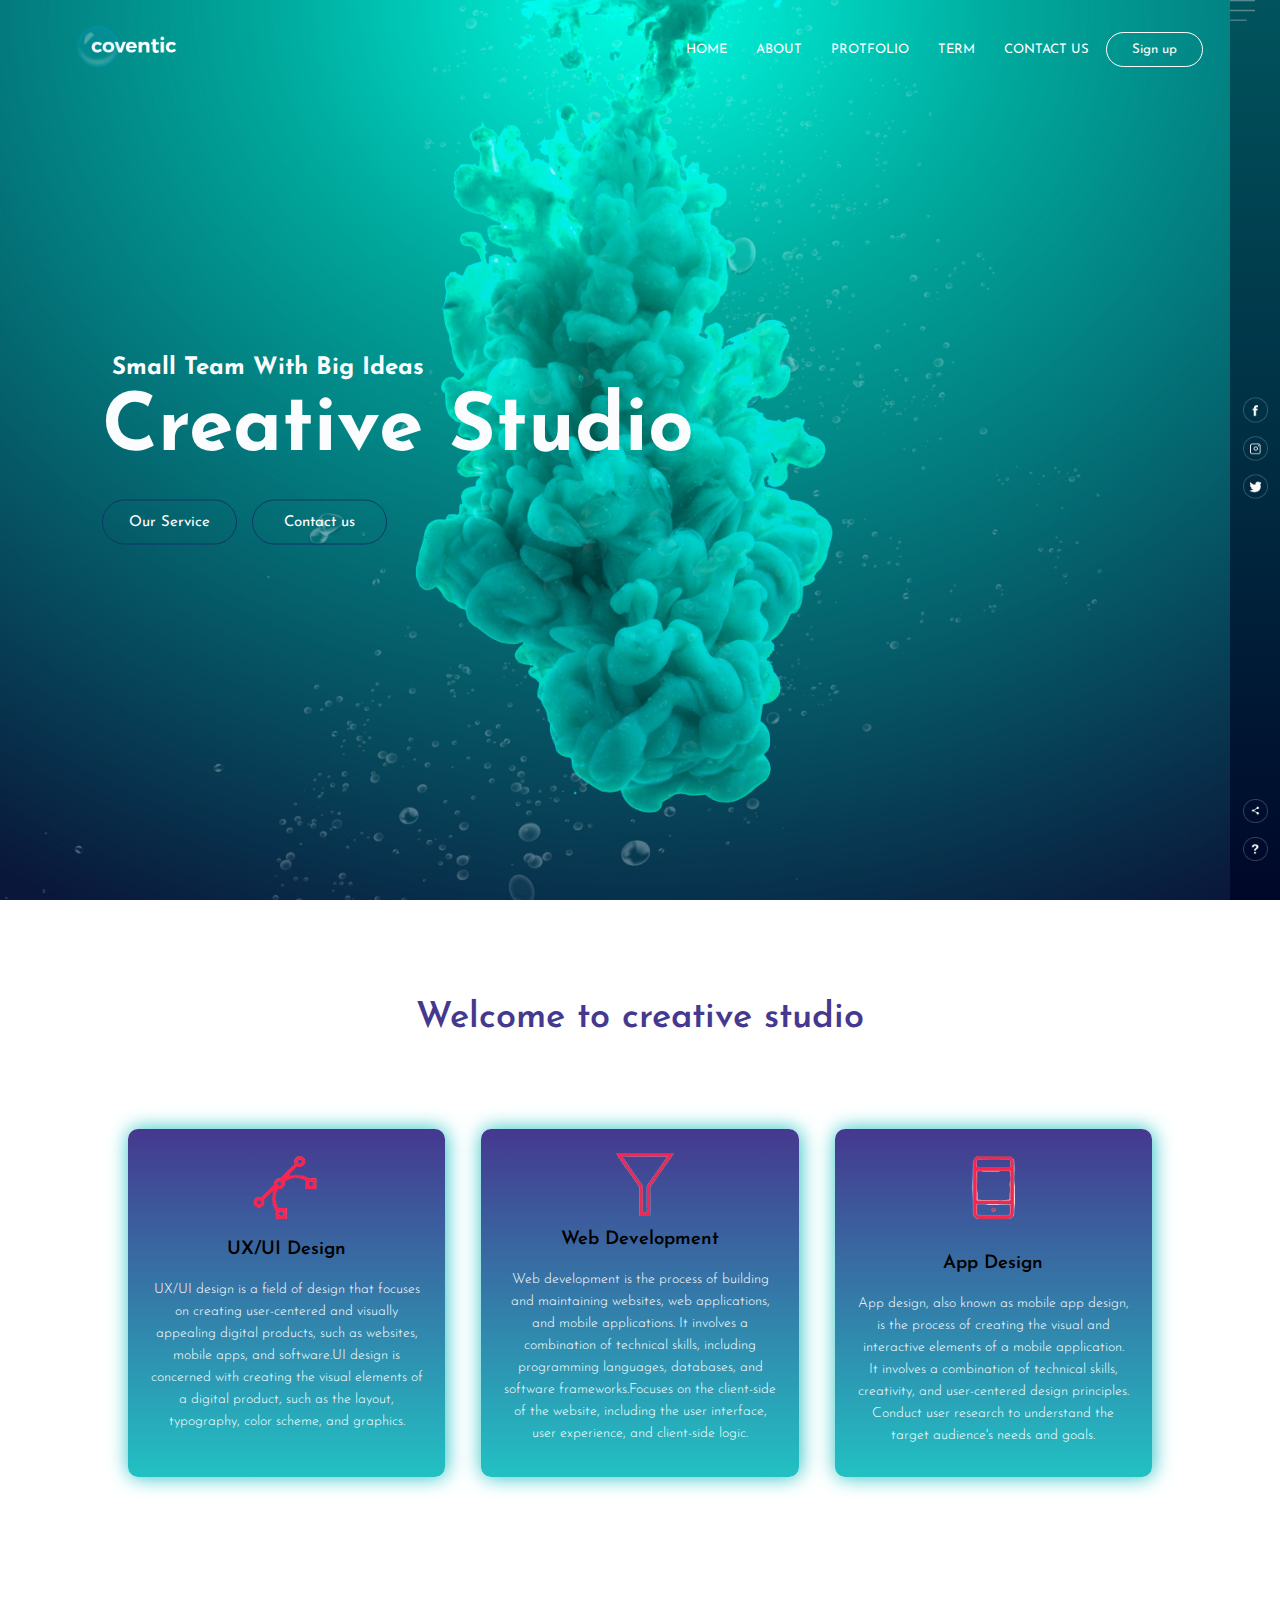
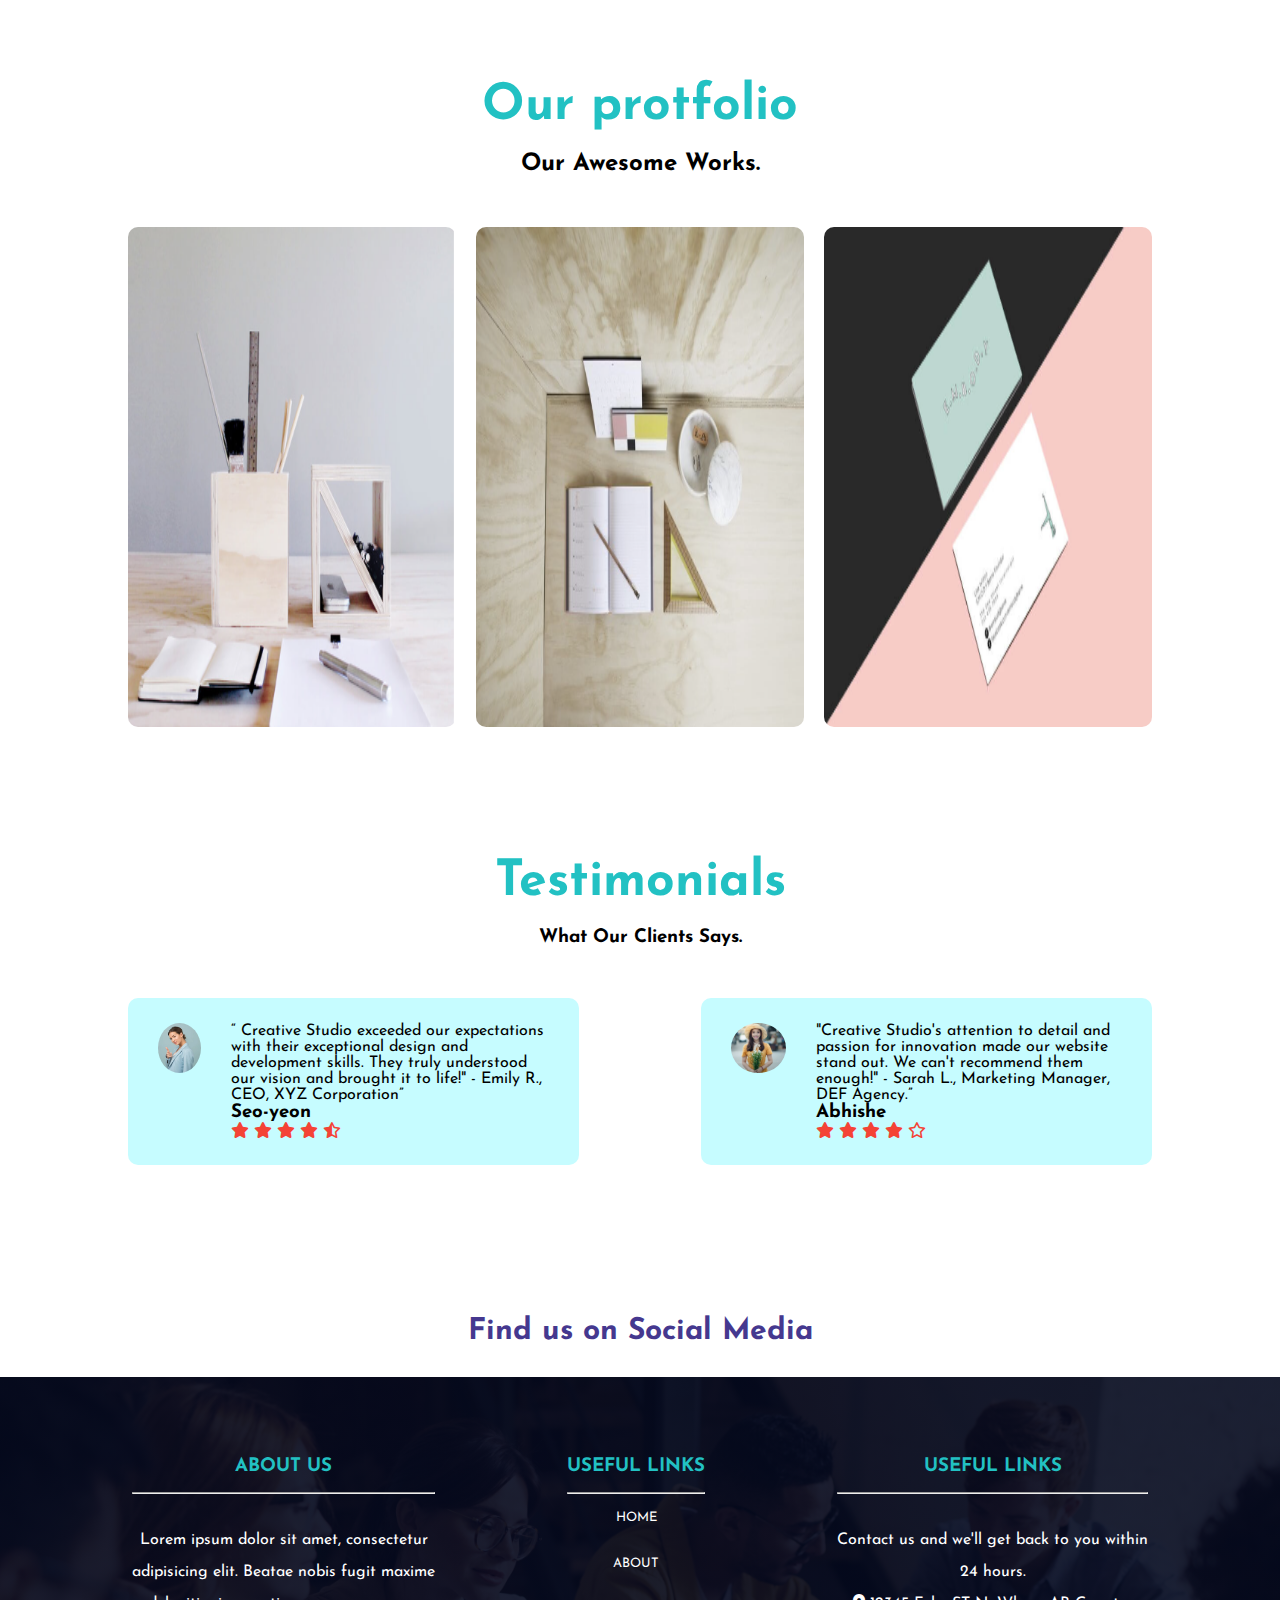
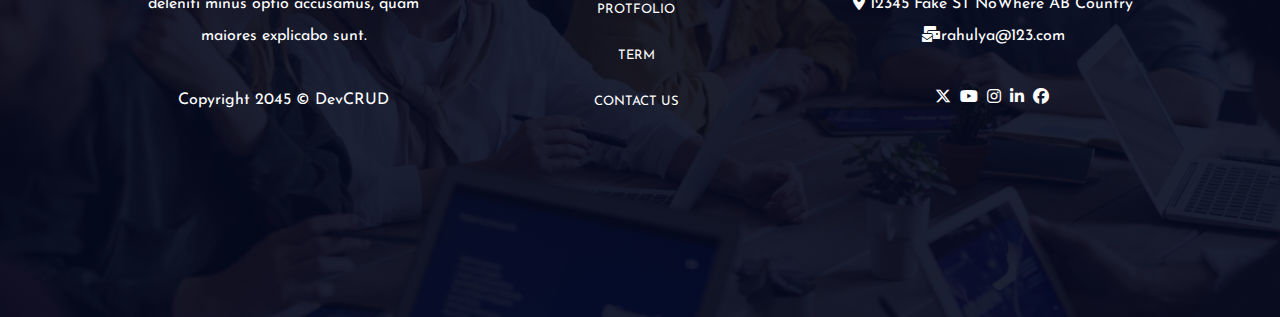
<file: index.html>
<!DOCTYPE html>
<html>
<head>
	<meta charset="utf-8">
	<meta name="viewport" content="width=device-width, initial-scale=1">
	<link rel="stylesheet" type="text/css" href="style.css">
	<link rel="stylesheet" type="text/css" href="https://cdnjs.cloudflare.com/ajax/libs/font-awesome/6.7.1/css/all.min.css">
	<title></title>
</head>
<body>
     <section class="hero">
		<nav>
			<a href="index.html"><img src="logo.png" class="logo"></a>
			<div class="nav-links" id="navLinks">
			<i class="fa-solid fa-xmark" onclick="hideMenu()"></i>
				<ul>
					<li><a href="index.html">HOME</a></li>
					<li><a href="about.html">ABOUT</a></li>
					<li><a href="Protfolio.html">PROTFOLIO</a></li>
					<li><a href="Term.html">TERM</a></li>
					<li><a href="contact.html">CONTACT US</a></li>
					<button class="btn switch">Sign up</button>
				</ul>
			</div>
			<i class="fa-solid fa-bars" onclick="showMenu()"></i>
		</nav>
		<div class="content">
			<h2>Small Team With Big Ideas</h2>
			<h1> Creative Studio</h1>
			<div class="div-btn">
			     <button class="btn button">Our Service</button>
			     <button class="btn button btn1">Contact us</button>
		    </div>
		</div>
		<div class="side-bar">
			<img src="menu.png" class="menu">
			<div class="social-links">
				<img src="fb.png">
				<img src="ig.png">
				<img src="tw.png">
			</div>
			<div class="useful-links">
				<img src="share.png">
				<img src="info.png">
			</div>
		</div>
           <div class="bubbles">
			<img src="bubble.png">
			<img src="bubble.png">
			<img src="bubble.png">
			<img src="bubble.png">
			<img src="bubble.png">
			<img src="bubble.png">
			<img src="bubble.png">
		</div>
     </section>

                                               <!-- --------creative studio------------>

 <section class="course">
	<h1>Welcome to creative studio</h1>
	<p>We're a team of creative professionals passionate about designing and developing innovative digital solutions.</p>
     <div class="row">
          <div class="course-col">
			<img src="ui.png">
			<h3>UX/UI Design</h3>
			<p>UX/UI design is a field of design that focuses on creating user-centered and visually appealing digital products, such as websites, mobile apps, and software.UI design is concerned with creating the visual elements of a digital product, such as the layout, typography, color scheme, and graphics.</p>
		</div>
		<div class="course-col">
			<img src="web.png">
			<h3>Web Development</h3>
			<p>Web development is the process of building and maintaining websites, web applications, and mobile applications. It involves a combination of technical skills, including programming languages, databases, and software frameworks.Focuses on the client-side of the website, including the user interface, user experience, and client-side logic.</p>
		</div>
		<div class="course-col">
			<img src="app.png">
			<h3>App Design</h3>
			<p>App design, also known as mobile app design, is the process of creating the visual and interactive elements of a mobile application. It involves a combination of technical skills, creativity, and user-centered design principles. Conduct user research to understand the target audience's needs and goals.</p>
		</div>
	</div>
 </section>
                                       <!-- --------------protfolio-------- -->
                                            
<section class="protfolio">
	<h1> Our protfolio</h1>
	<h2>Our Awesome Works.</h2>
    <div class="row">
    	      <div class="protfolio-col">
    		     <img src="prot1.png">
    		     <div class="layer">
    			     <h3>project title <br><br>
    			         <i class="fa-solid fa-magnifying-glass"></i>
    			         <i class="fa-brands fa-squarespace"></i>
    			     </h3>
    		    </div>
       	</div>
     	<div class="protfolio-col">
    		      <img src="prot2.png">
    		     <div class="layer">
    		     	<h3>project title <br><br>
    			         <i class="fa-solid fa-magnifying-glass"></i>
    			         <i class="fa-brands fa-squarespace"></i>
    			     </h3>
    		     </div>
     	</div>
    	     <div class="protfolio-col">
    		     <img src="prot3.png">
    		     <div class="layer">
    			    <h3>project title <br><br>
    			         <i class="fa-solid fa-magnifying-glass"></i>
    			         <i class="fa-brands fa-squarespace"></i>
    			     </h3>
    		    </div>
    	     </div>
     </div>
</section>       

							  <!-- testimonials -->
<section class="testimonials">
	<h1>Testimonials</h1>
	<h3>What Our Clients Says.</h3>
    <div class="row">
    	<div class="testimonials-col">
    		<img src="girl.png">
    	   <div>
    		    <p>“ Creative Studio exceeded our expectations with their exceptional design and development skills. They truly understood our vision and brought it to life!" - Emily R., CEO, XYZ Corporation”</p>
    	       	<h3>Seo-yeon</h3>
    	      	<i class="fa-solid fa-star"></i>
    	     	<i class="fa-solid fa-star"></i>
    	     	<i class="fa-solid fa-star"></i>
    	      	<i class="fa-solid fa-star"></i>
    	    	     <i class="fa-regular fa-star-half-stroke"></i>
    	    	
    	    </div>
     </div>
        <div class="testimonials-col">
    		<img src="girl1.png">
    	      <div>
    		    <p>"Creative Studio's attention to detail and passion for innovation made our website stand out. We can't recommend them enough!" - Sarah L., Marketing Manager, DEF Agency.”</p>
    	    	    <h3>Abhishe</h3>
    	    	    <i class="fa-solid fa-star"></i>
    	      	<i class="fa-solid fa-star"></i>
    	     	<i class="fa-solid fa-star"></i>
    	    	     <i class="fa-solid fa-star"></i>
    	    	     <i class="fa-regular fa-star"></i>
    	        </div>
        </div>
</section>   

 <!-- -------------------footer--------------- -->

     <section class="footer">
	     <h1>Find us on Social Media</h1>
	     <div class="footer-background">
	     	<div class="footer-about">
	     	     <h3>ABOUT US</h3>
	     	     <br>
	     	     <hr>
	     	     <p>Lorem ipsum dolor sit amet, consectetur<br> adipisicing elit. Beatae nobis fugit maxime<br> deleniti minus optio accusamus, quam<br> maiores explicabo sunt.<br><br>
	     	     Copyright 2045 © DevCRUD</p>
	         </div>
	         <div class="footer-about">
	     	     <h3>USEFUL LINKS</h3>
	     	     <br>
	     	     <hr>
	     	         <ul>
					     <li><a href="index.html">HOME</a></li>
					     <li><a href="about.html">ABOUT</a></li>
					     <li><a href="Protfolio.html">PROTFOLIO</a></li>
					     <li><a href="Term.html">TERM</a></li>
					     <li><a href="contact.html">CONTACT US</a></li>
	                    </ul>
			</div>
	           <div class="footer-about">
	     	     <h3>USEFUL LINKS</h3>
	     	     <br>
	     	     <hr>
	     	     <p>Contact us and we'll get back to you within <br>24 hours.<br><i class="fa-solid fa-location-dot"></i> 12345 Fake ST NoWhere AB Country<br>
	     	     <i class="fa-solid fa-envelopes-bulk"></i>rahulya@123.com</p>
	     	     
	     	     <p class="icon">
	     	     	<i class="fa-brands fa-x-twitter"></i>
	     	     	<i class="fa-brands fa-youtube"></i>
	     	     	<i class="fa-brands fa-instagram"></i>
	     	     	<i class="fa-brands fa-linkedin-in"></i>
	     	     	<i class="fa-brands fa-facebook"></i>
	     	     </p>
	         </div>

	     </div>
    	     
     </section>


     <script>
		
		var navLinks = document.getElementById("navLinks");
		function showMenu(){
			navLinks.style.right = "0";
        }
        function hideMenu(){
			navLinks.style.right = "-200px";
        }
	 </script>

</body>
</html>
</file>
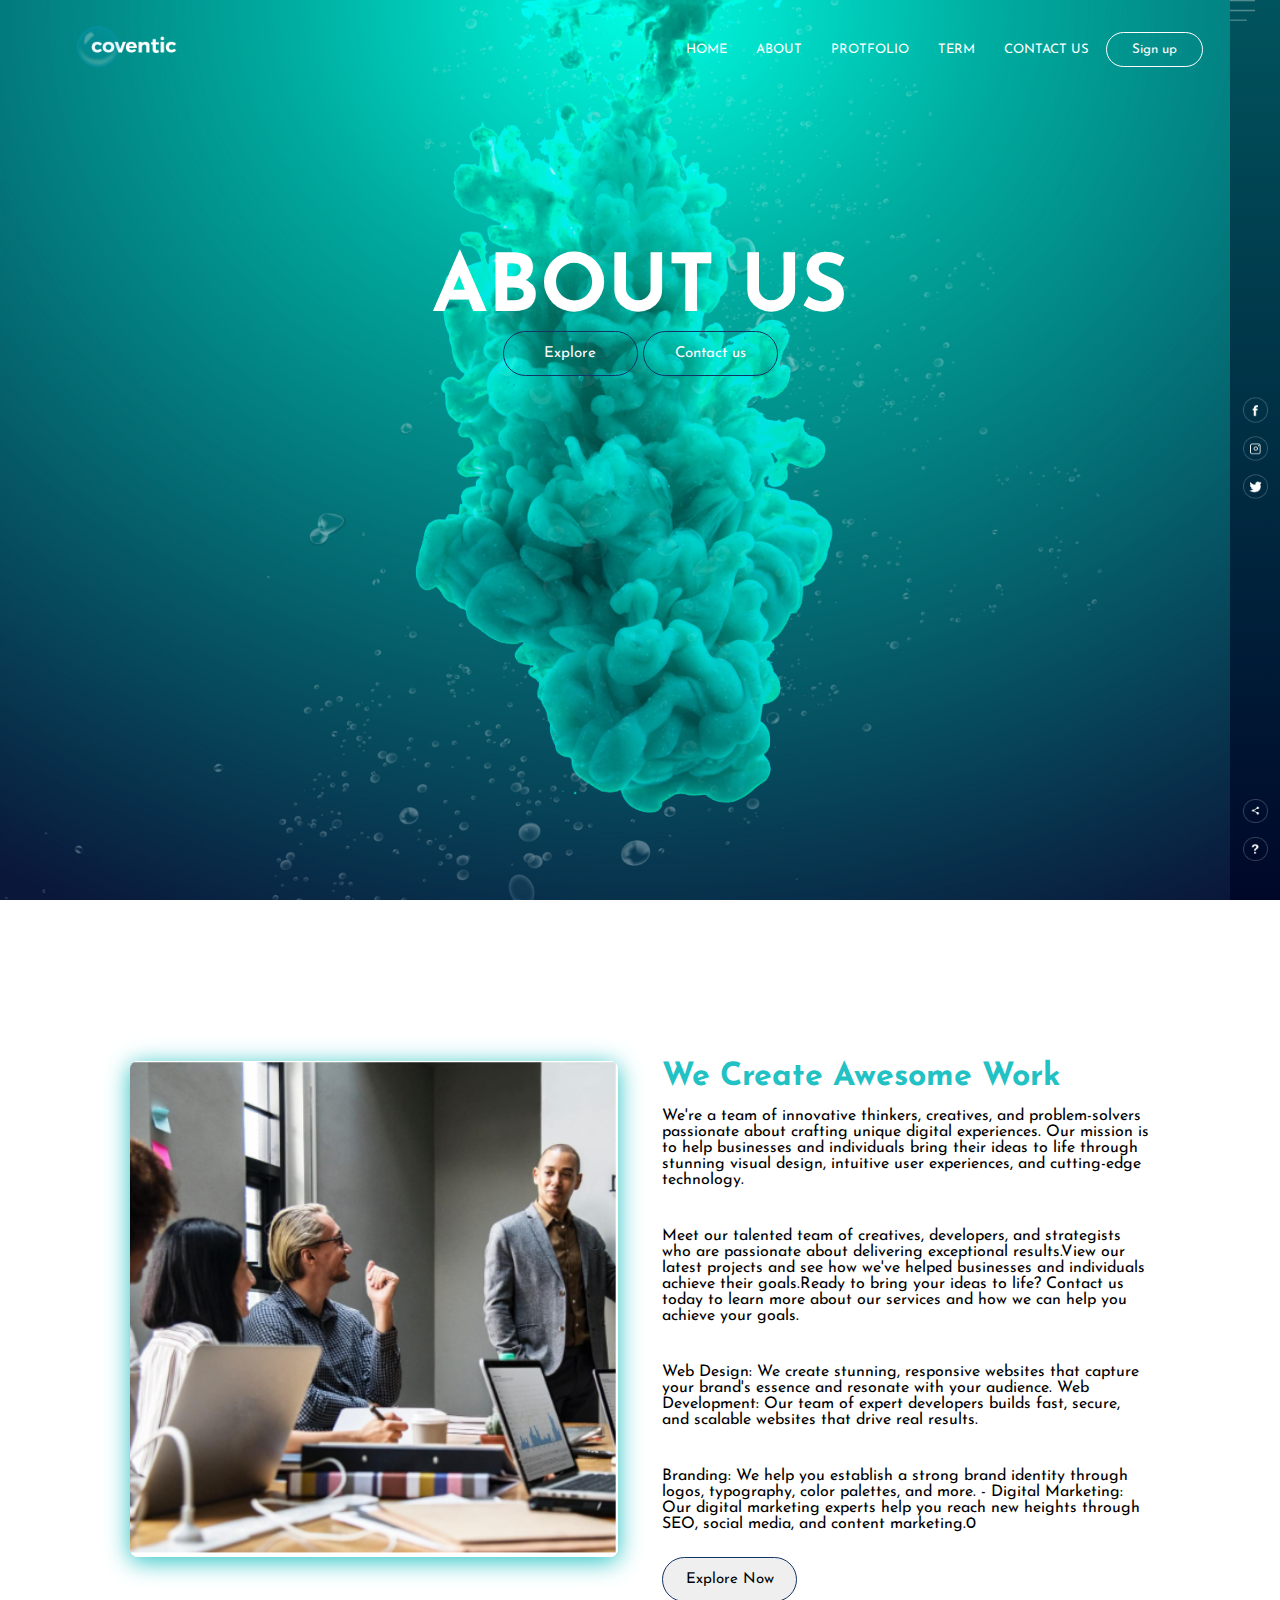
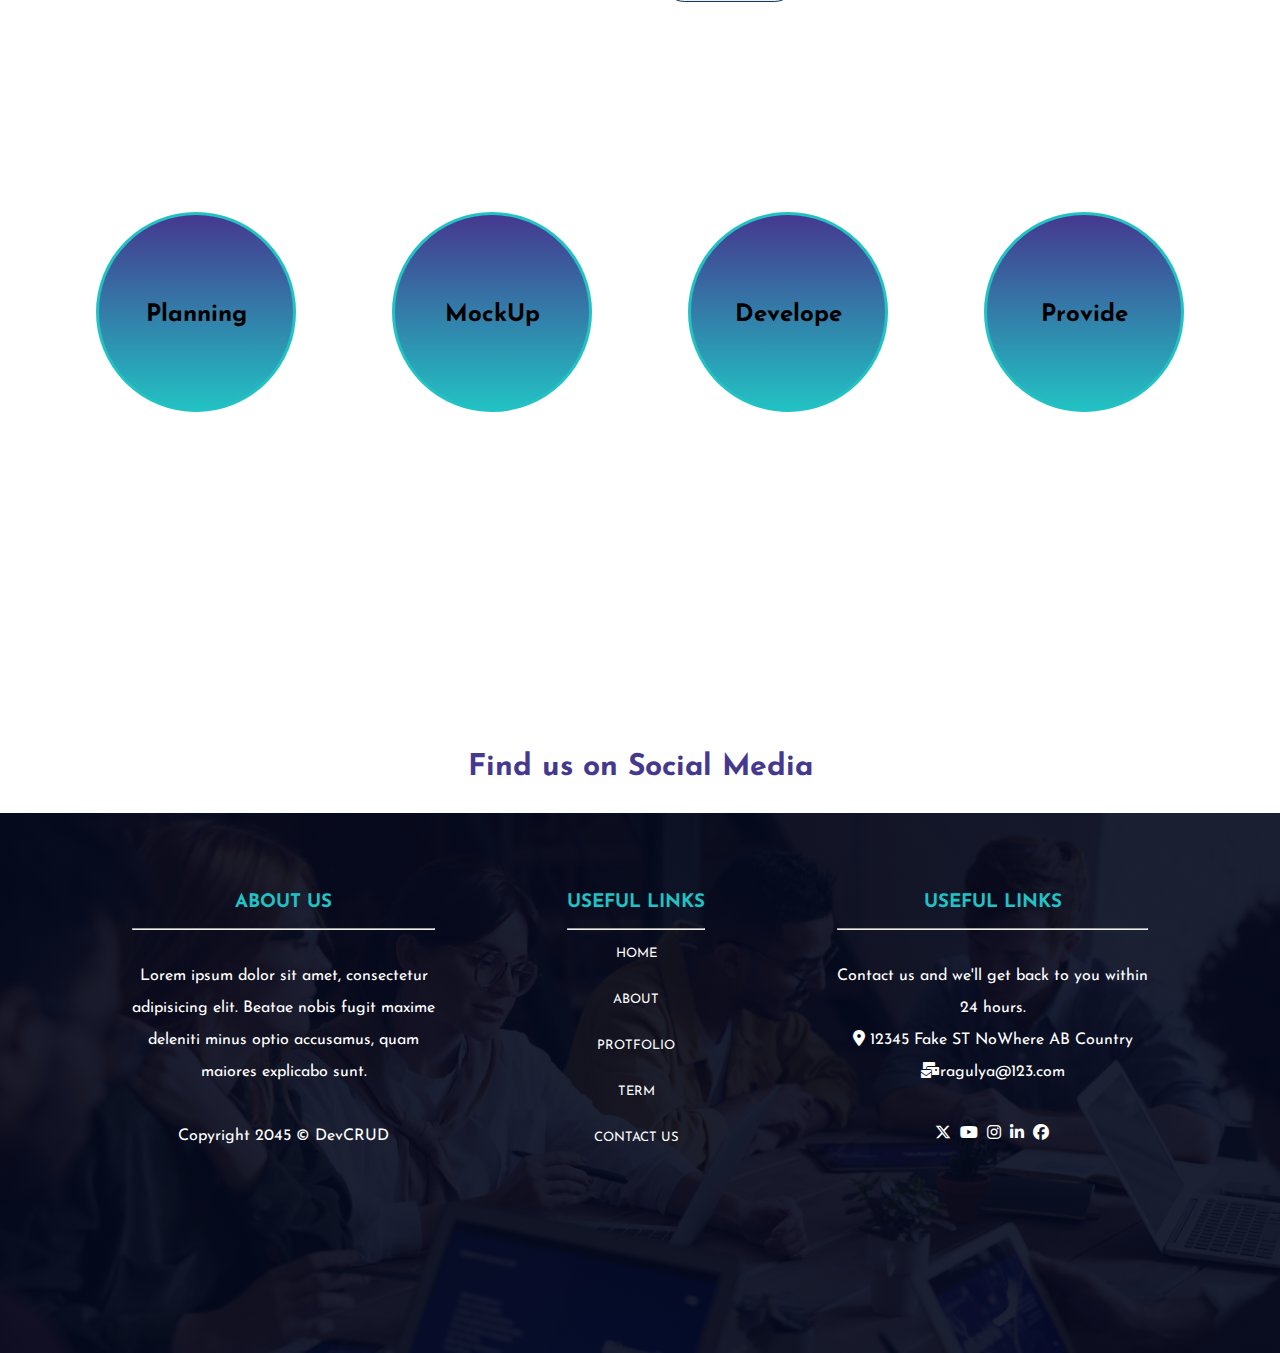
<file: about.html>
<!DOCTYPE html>
<html>
<head>
	<meta charset="utf-8">
	<meta name="viewport" content="width=device-width, initial-scale=1">
	<link rel="stylesheet" type="text/css" href="style.css">
	<link rel="stylesheet" type="text/css" href="https://cdnjs.cloudflare.com/ajax/libs/font-awesome/6.7.1/css/all.min.css">
	<title></title>
</head>
<body>
     <section class="hero about-header">
		<nav>
			<a href="index.html"><img src="logo.png" class="logo"></a>
			<div class="nav-links" id="navLinks">
			<i class="fa-solid fa-xmark" onclick="hideMenu()"></i>
				<ul>
					<li><a href="index.html">HOME</a></li>
					<li><a href="about.html">ABOUT</a></li>
					<li><a href="Protfolio.html">PROTFOLIO</a></li>
					<li><a href="Term.html">TERM</a></li>
					<li><a href="contact.html">CONTACT US</a></li>
					<button class="btn switch">Sign up</button>
				</ul>
			</div>
			<i class="fa-solid fa-bars" onclick="showMenu()"></i>
		</nav>
		<div class="side-bar">
			<img src="menu.png" class="menu">
			<div class="social-links">
				<img src="fb.png">
				<img src="ig.png">
				<img src="tw.png">
			</div>
			<div class="useful-links">
				<img src="share.png">
				<img src="info.png">
			</div>
		</div>
           <div class="bubbles">
			<img src="bubble.png">
			<img src="bubble.png">
			<img src="bubble.png">
			<img src="bubble.png">
			<img src="bubble.png">
			<img src="bubble.png">
			<img src="bubble.png">
		</div>
		<div class="content-about">
			<h1>ABOUT US</h1>
			<div class="div-btn">
			     <button class="btn button">Explore </button>
			     <button class="btn button ">Contact us</button>
		    </div>
		</div>
		
     </section>
                                                           
       
               <!-- --------------about us content-------- -->
 <section class="about-us">
    	<div class="row">

    		<div class="about-col">
    			<img src="about.png">
    		</div>
    		<div class="about-col">
    			<h1>We Create Awesome Work</h1>
    			<p>We're a team of innovative thinkers, creatives, and problem-solvers passionate about crafting unique digital experiences. Our mission is to help businesses and individuals bring their ideas to life through stunning visual design, intuitive user experiences, and cutting-edge technology.</p>
    			 <p>Meet our talented team of creatives, developers, and strategists who are passionate about delivering exceptional results.View our latest projects and see how we've helped businesses and individuals achieve their goals.Ready to bring your ideas to life? Contact us today to learn more about our services and how we can help you achieve your goals.</p>
    			 <p> Web Design: We create stunning, responsive websites that capture your brand's essence and resonate with your audience.
                   Web Development: Our team of expert developers builds fast, secure, and scalable websites that drive real results.</p>
                <p>Branding: We help you establish a strong brand identity through logos, typography, color palettes, and more.
                - Digital Marketing: Our digital marketing experts help you reach new heights through SEO, social media, and content marketing.0</p>
    			 <button class=" button btn1 ">Explore Now</button>
    		</div>
     </div>
</section>
                                      <!-- ------------------we see---------- -->
<section class="we-see">
	<div class="we-circle">
		<h2>Planning</h2>
	</div>
	<div class="we-circle">
		<h2>MockUp</h2>
	</div>
	<div class="we-circle">
		<h2>Develope</h2>
	</div>
	<div class="we-circle">
		<h2>Provide</h2>
	</div>
	
</section>

     
 
                       <!-- -------------------footer--------------- -->

     <section class="footer">
	     <h1>Find us on Social Media</h1>
	     <div class="footer-background">
	     	<div class="footer-about">
	     	     <h3>ABOUT US</h3>
	     	     <br>
	     	     <hr>
	     	     <p>Lorem ipsum dolor sit amet, consectetur<br> adipisicing elit. Beatae nobis fugit maxime<br> deleniti minus optio accusamus, quam<br> maiores explicabo sunt.<br><br>
	     	     Copyright 2045 © DevCRUD</p>
	         </div>
	         <div class="footer-about">
	     	     <h3>USEFUL LINKS</h3>
	     	     <br>
	     	     <hr>
	     	         <ul>
                            <li><a href="index.html">HOME</a></li>
					   <li><a href="about.html">ABOUT</a></li>
					    <li><a href="Protfolio.html">PROTFOLIO</a></li>
					    <li><a href="Term.html">TERM</a></li>
					    <li><a href="contact.html">CONTACT US</a></li>
	                    </ul>
			</div>
	           <div class="footer-about">
	     	     <h3>USEFUL LINKS</h3>
	     	     <br>
	     	     <hr>
	     	     <p>Contact us and we'll get back to you within <br>24 hours.<br><i class="fa-solid fa-location-dot"></i> 12345 Fake ST NoWhere AB Country<br>
	     	     <i class="fa-solid fa-envelopes-bulk"></i>ragulya@123.com</p>
	     	     
	     	     <p class="icon">
	     	     	<i class="fa-brands fa-x-twitter"></i>
	     	     	<i class="fa-brands fa-youtube"></i>
	     	     	<i class="fa-brands fa-instagram"></i>
	     	     	<i class="fa-brands fa-linkedin-in"></i>
	     	     	<i class="fa-brands fa-facebook"></i>
	     	     </p>
	         </div>

	     </div>
    	     
     </section>



      <script>
		
		var navLinks = document.getElementById("navLinks");
		function showMenu(){
			navLinks.style.right = "0";
        }
        function hideMenu(){
			navLinks.style.right = "-200px";
        }
	 </script>

</body>
</html>
</file>
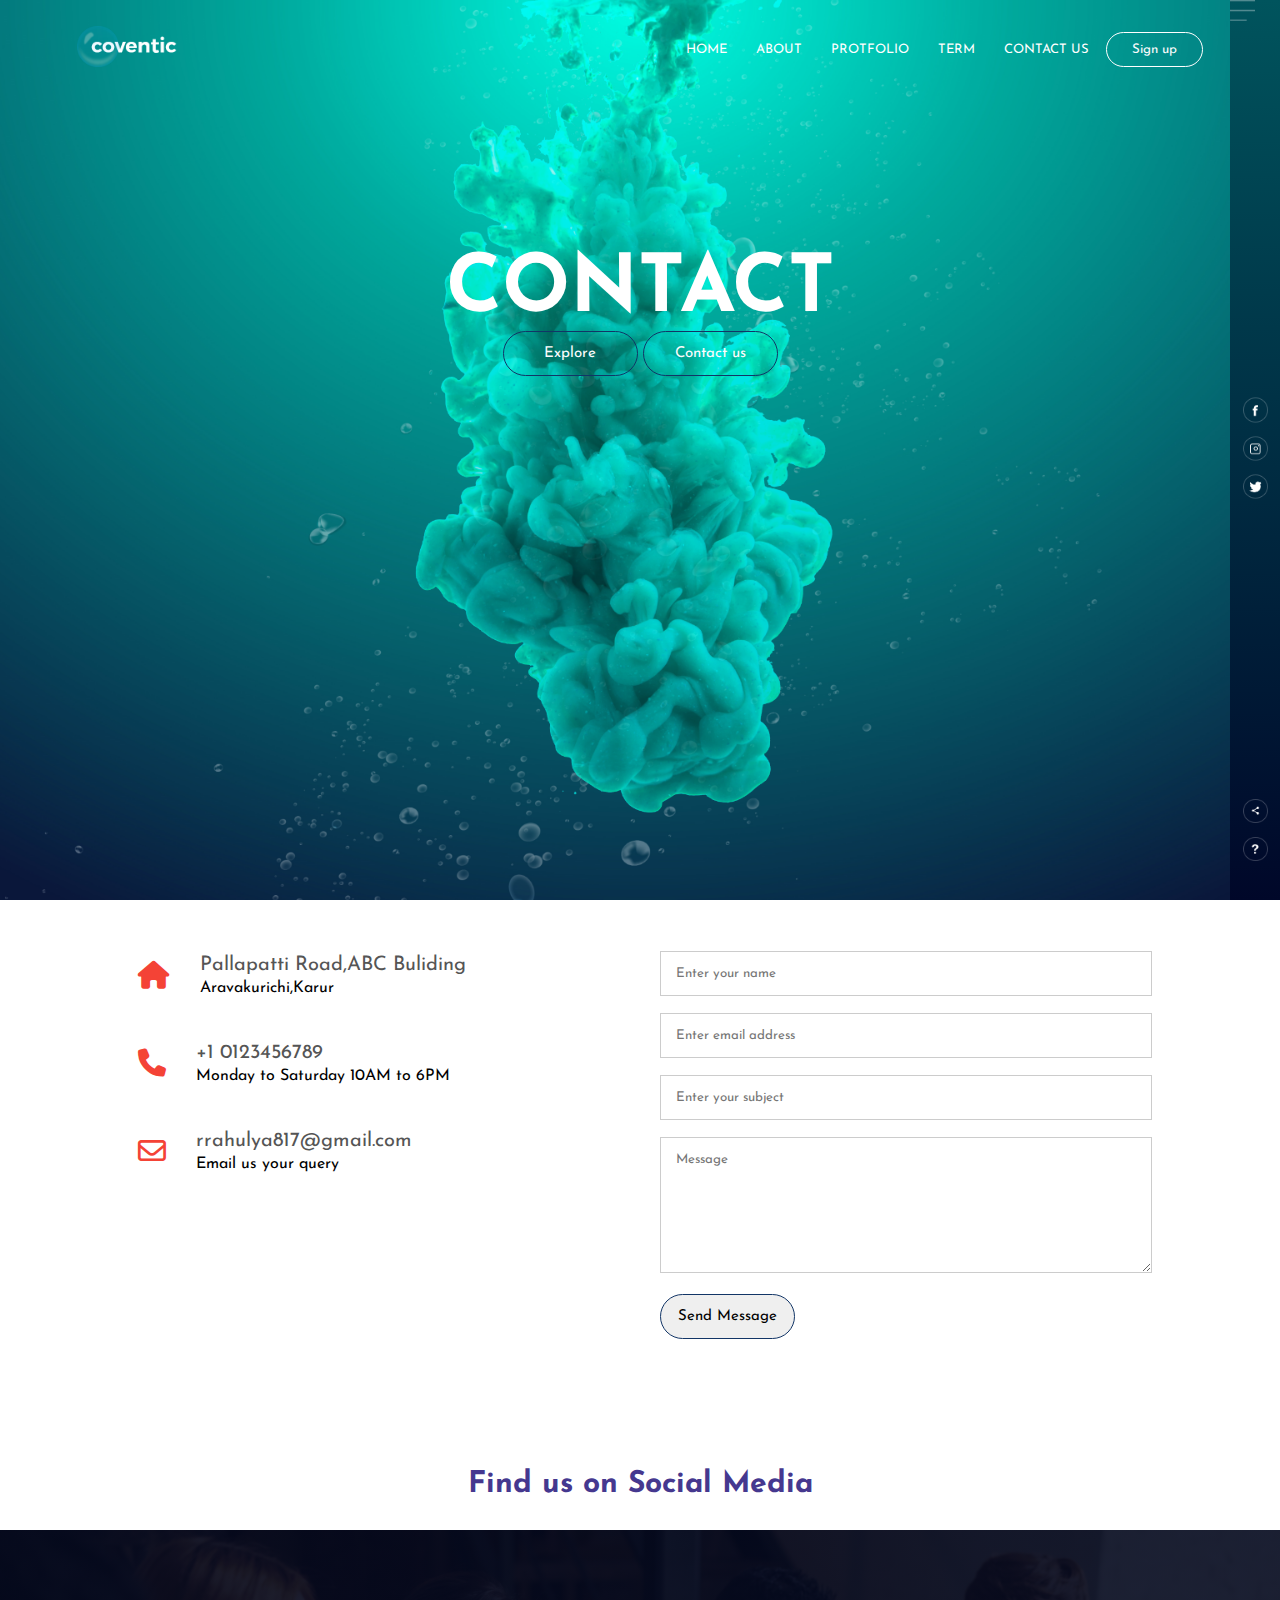
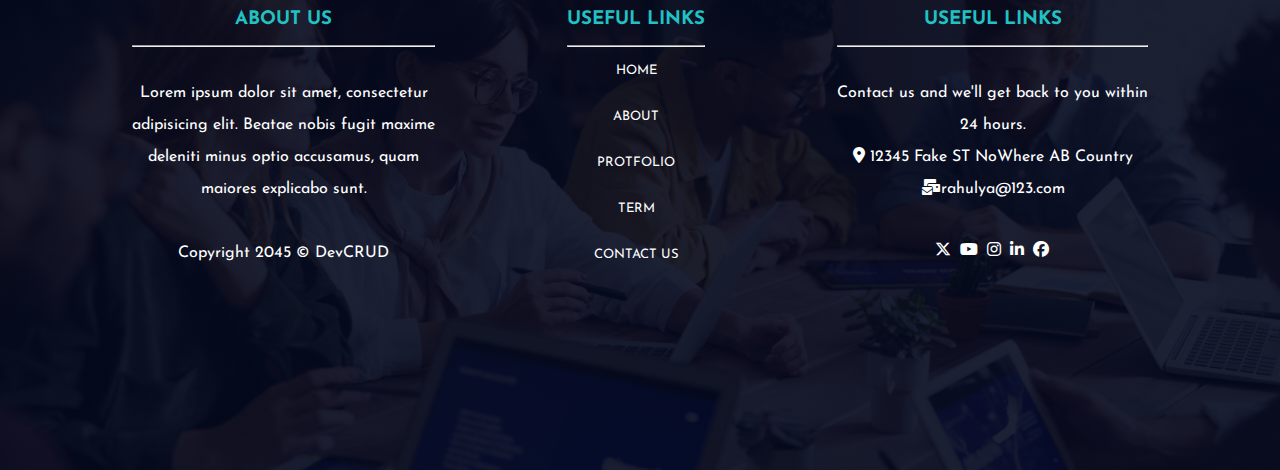
<file: contact.html>
<!DOCTYPE html>
<html>
<head>
	<meta charset="utf-8">
	<meta name="viewport" content="width=device-width, initial-scale=1">
	<link rel="stylesheet" type="text/css" href="style.css">
	<link rel="stylesheet" type="text/css" href="https://cdnjs.cloudflare.com/ajax/libs/font-awesome/6.7.1/css/all.min.css">
	<title></title>
</head>
<body>
     <section class="hero about-header">
		<nav>
			<a href="index.html"><img src="logo.png" class="logo"></a>
			<div class="nav-links" id="navLinks">
			<i class="fa-solid fa-xmark" onclick="hideMenu()"></i>
				<ul>
					<li><a href="index.html">HOME</a></li>
					<li><a href="about.html">ABOUT</a></li>
					<li><a href="Protfolio.html">PROTFOLIO</a></li>
					<li><a href="Term.html">TERM</a></li>
					<li><a href="contact.html">CONTACT US</a></li>
					<button class="btn switch">Sign up</button>
				</ul>
			</div>
			<i class="fa-solid fa-bars" onclick="showMenu()"></i>
		</nav>
		<div class="side-bar">
			<img src="menu.png" class="menu">
			<div class="social-links">
				<img src="fb.png">
				<img src="ig.png">
				<img src="tw.png">
			</div>
			<div class="useful-links">
				<img src="share.png">
				<img src="info.png">
			</div>
		</div>
           <div class="bubbles">
			<img src="bubble.png">
			<img src="bubble.png">
			<img src="bubble.png">
			<img src="bubble.png">
			<img src="bubble.png">
			<img src="bubble.png">
			<img src="bubble.png">
		</div>
		<div class="content-about">
			<h1>CONTACT</h1>
			<div class="div-btn">
			     <button class="btn button">Explore </button>
			     <button class="btn button ">Contact us</button>
		    </div>
		</div>
		
     </section>
                                      <!-- --------------contact-------- -->

<section class="contact-us">
    	<div class="row">
    		<div class="contact-col">
    		    <div>
    			    <i class="fa-solid fa-house"></i>
    			    <span>
    				    <h5>Pallapatti Road,ABC Buliding</h5>
    				     <p>Aravakurichi,Karur</p>
    			    </span>
    			</div>
    			<div>
    		        <i class="fa-solid fa-phone"></i>
    		        <span>
    			        <h5>+1 0123456789</h5>
    			        <p>Monday to Saturday 10AM to 6PM</p>
    		        </span>
    		    </div>
    		    <div>
    		        <i class="fa-regular fa-envelope"></i>
    		        <span>
    			        <h5>rrahulya817@gmail.com</h5>
    			        <p>Email us your query</p>
    		        </span>
    		    </div>
    		</div>
    		<div class="contact-col">
    			<form action="">
    				<input type="text" placeholder="Enter your name" required>
    				<input type="email" placeholder="Enter email address" required>
    				<input type="text" placeholder="Enter your subject" required>
    				<textarea rows="8" placeholder="Message" required></textarea>
    				 <button class=" button btn1 ">Send Message</button>
    				
    				
    			</form>
    		</div>
    	</div>
    	   
    </section>

    
                                            

 
                       <!-- -------------------footer--------------- -->

     <section class="footer">
	     <h1>Find us on Social Media</h1>
	     <div class="footer-background">
	     	<div class="footer-about">
	     	     <h3>ABOUT US</h3>
	     	     <br>
	     	     <hr>
	     	     <p>Lorem ipsum dolor sit amet, consectetur<br> adipisicing elit. Beatae nobis fugit maxime<br> deleniti minus optio accusamus, quam<br> maiores explicabo sunt.<br><br>
	     	     Copyright 2045 © DevCRUD</p>
	         </div>
	         <div class="footer-about">
	     	     <h3>USEFUL LINKS</h3>
	     	     <br>
	     	     <hr>
	     	         <ul>
                            <li><a href="index.html">HOME</a></li>
					   <li><a href="about.html">ABOUT</a></li>
					    <li><a href="Protfolio.html">PROTFOLIO</a></li>
					    <li><a href="Term.html">TERM</a></li>
					    <li><a href="contact.html">CONTACT US</a></li>
	                    </ul>
			</div>
	           <div class="footer-about">
	     	     <h3>USEFUL LINKS</h3>
	     	     <br>
	     	     <hr>
	     	     <p>Contact us and we'll get back to you within <br>24 hours.<br><i class="fa-solid fa-location-dot"></i> 12345 Fake ST NoWhere AB Country<br>
	     	     <i class="fa-solid fa-envelopes-bulk"></i>rahulya@123.com</p>
	     	     
	     	     <p class="icon">
	     	     	<i class="fa-brands fa-x-twitter"></i>
	     	     	<i class="fa-brands fa-youtube"></i>
	     	     	<i class="fa-brands fa-instagram"></i>
	     	     	<i class="fa-brands fa-linkedin-in"></i>
	     	     	<i class="fa-brands fa-facebook"></i>
	     	     </p>
	         </div>

	     </div>
    	     
     </section>



      <script>
		
		var navLinks = document.getElementById("navLinks");
		function showMenu(){
			navLinks.style.right = "0";
        }
        function hideMenu(){
			navLinks.style.right = "-200px";
        }
	 </script>

</body>
</html>
</file>
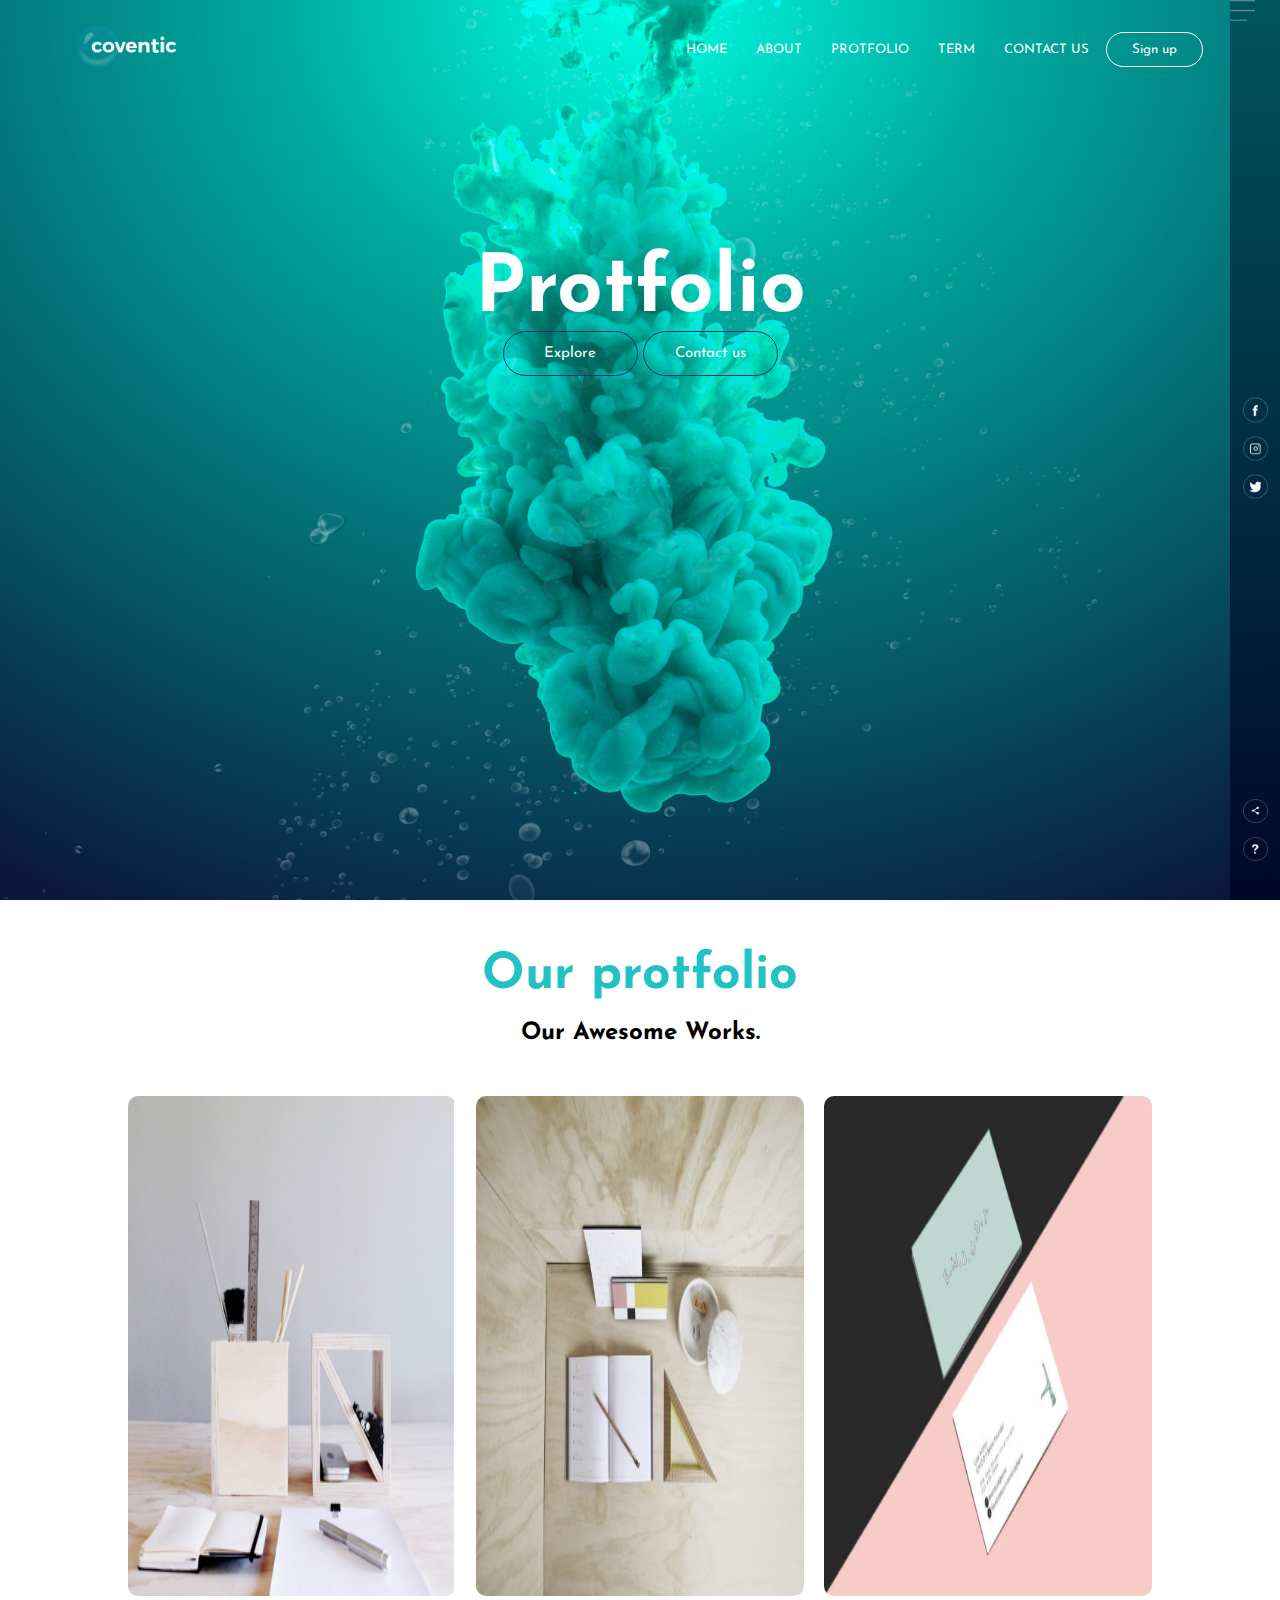
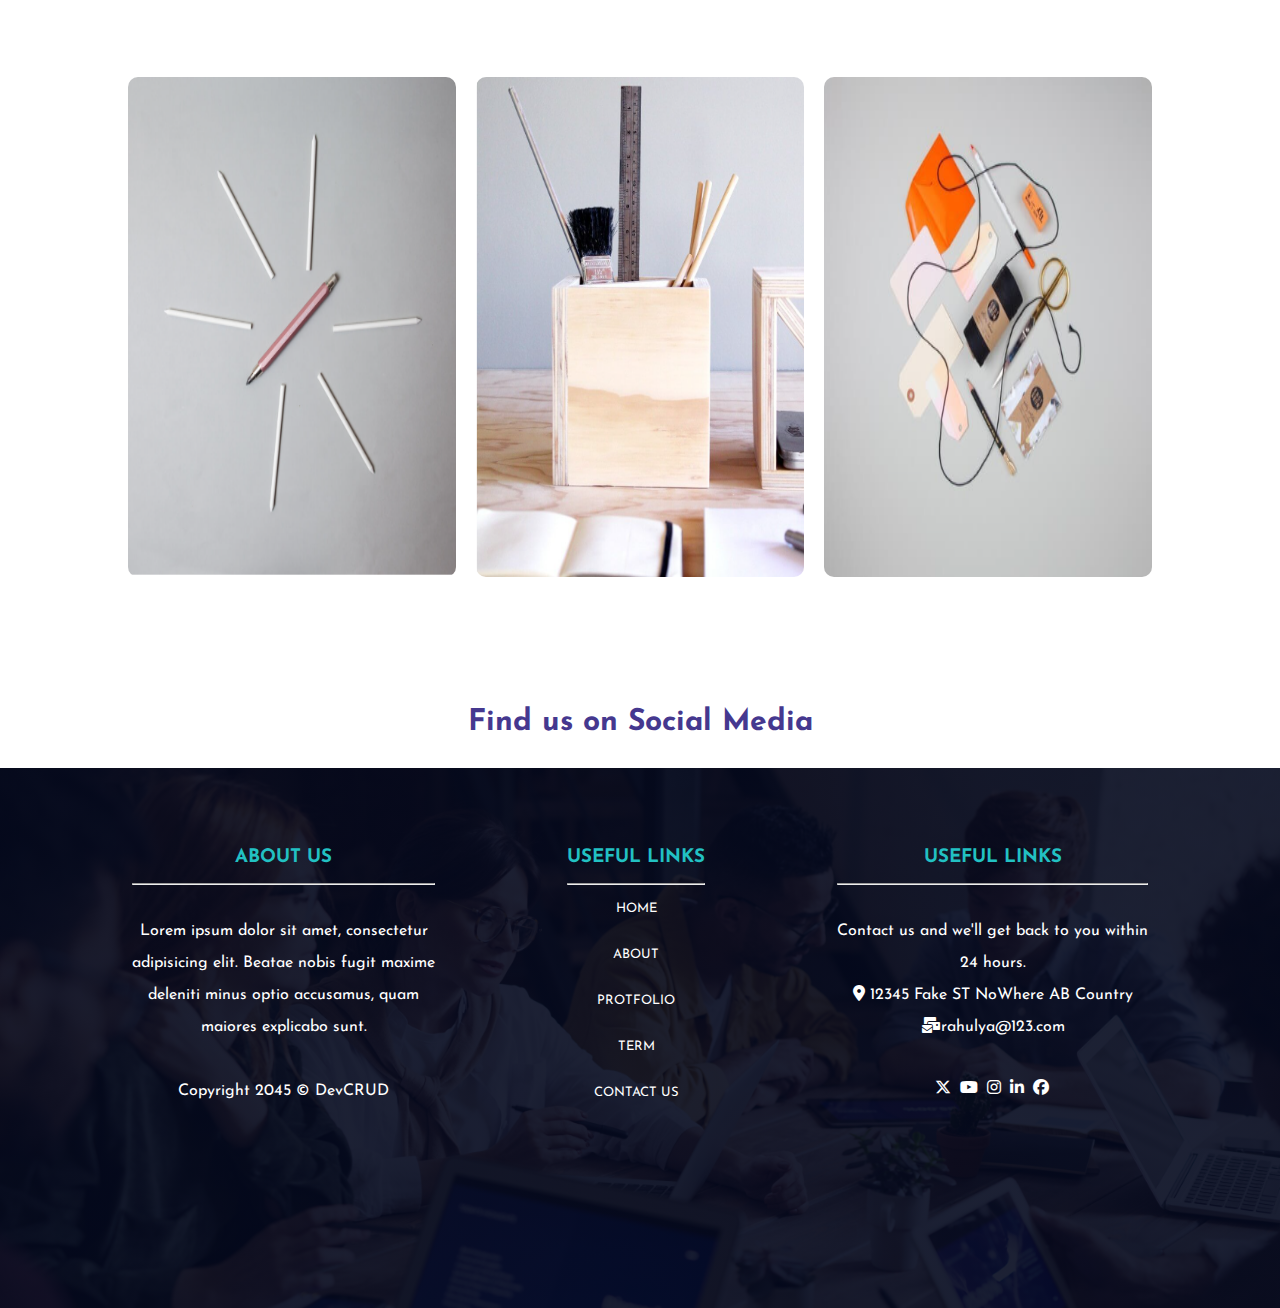
<file: Protfolio.html>
<!DOCTYPE html>
<html>
<head>
	<meta charset="utf-8">
	<meta name="viewport" content="width=device-width, initial-scale=1">
	<link rel="stylesheet" type="text/css" href="style.css">
	<link rel="stylesheet" type="text/css" href="https://cdnjs.cloudflare.com/ajax/libs/font-awesome/6.7.1/css/all.min.css">
	<title></title>
</head>
<body>
     <section class="hero about-header">
		<nav>
			<a href="index.html"><img src="logo.png" class="logo"></a>
			<div class="nav-links" id="navLinks">
			<i class="fa-solid fa-xmark" onclick="hideMenu()"></i>
				<ul>
					<li><a href="index.html">HOME</a></li>
					<li><a href="about.html">ABOUT</a></li>
					<li><a href="Protfolio.html">PROTFOLIO</a></li>
					<li><a href="Term.html">TERM</a></li>
					<li><a href="contact.html">CONTACT US</a></li>
					<button class="btn switch">Sign up</button>
				</ul>
			</div>
			<i class="fa-solid fa-bars" onclick="showMenu()"></i>
		</nav>
		<div class="side-bar">
			<img src="menu.png" class="menu">
			<div class="social-links">
				<img src="fb.png">
				<img src="ig.png">
				<img src="tw.png">
			</div>
			<div class="useful-links">
				<img src="share.png">
				<img src="info.png">
			</div>
		</div>
           <div class="bubbles">
			<img src="bubble.png">
			<img src="bubble.png">
			<img src="bubble.png">
			<img src="bubble.png">
			<img src="bubble.png">
			<img src="bubble.png">
			<img src="bubble.png">
		</div>
		<div class="content-about">
			<h1>Protfolio</h1>
			<div class="div-btn">
			     <button class="btn button">Explore </button>
			     <button class="btn button ">Contact us</button>
		    </div>
		</div>
		
     </section>
                                      <!-- --------------protfolio-------- -->
                                            
<section class="protfolio">
	<h1> Our protfolio</h1>
	<h2>Our Awesome Works.</h2>
    <div class="row">
    	      <div class="protfolio-col">
    		     <img src="prot1.png">
    		     <div class="layer">
    			     <h3>project title <br><br>
    			         <i class="fa-solid fa-magnifying-glass"></i>
    			         <i class="fa-brands fa-squarespace"></i>
    			     </h3>
    		    </div>
       	</div>
     	<div class="protfolio-col">
    		      <img src="prot2.png">
    		     <div class="layer">
    		     	<h3>project title <br><br>
    			         <i class="fa-solid fa-magnifying-glass"></i>
    			         <i class="fa-brands fa-squarespace"></i>
    			     </h3>
    		     </div>
     	</div>
    	     <div class="protfolio-col">
    		     <img src="prot3.png">
    		     <div class="layer">
    			    <h3>project title <br><br>
    			         <i class="fa-solid fa-magnifying-glass"></i>
    			         <i class="fa-brands fa-squarespace"></i>
    			     </h3>
    		    </div>
    	     </div>
     </div>

     <div class="row">
    	      <div class="protfolio-col">
    		     <img src="prot4.png">
    		     <div class="layer">
    			     <h3>project title <br><br>
    			         <i class="fa-solid fa-magnifying-glass"></i>
    			         <i class="fa-brands fa-squarespace"></i>
    			     </h3>
    		    </div>
       	</div>
     	<div class="protfolio-col">
    		      <img src="prot5.png">
    		     <div class="layer">
    		     	<h3>project title <br><br>
    			         <i class="fa-solid fa-magnifying-glass"></i>
    			         <i class="fa-brands fa-squarespace"></i>
    			     </h3>
    		     </div>
     	</div>
    	     <div class="protfolio-col">
    		     <img src="prot6.png">
    		     <div class="layer">
    			    <h3>project title <br><br>
    			         <i class="fa-solid fa-magnifying-glass"></i>
    			         <i class="fa-brands fa-squarespace"></i>
    			     </h3>
    		    </div>
    	     </div>
     </div>
</section>
 
                                     

     
 
                       <!-- -------------------footer--------------- -->

     <section class="footer">
	     <h1>Find us on Social Media</h1>
	     <div class="footer-background">
	     	<div class="footer-about">
	     	     <h3>ABOUT US</h3>
	     	     <br>
	     	     <hr>
	     	     <p>Lorem ipsum dolor sit amet, consectetur<br> adipisicing elit. Beatae nobis fugit maxime<br> deleniti minus optio accusamus, quam<br> maiores explicabo sunt.<br><br>
	     	     Copyright 2045 © DevCRUD</p>
	         </div>
	         <div class="footer-about">
	     	     <h3>USEFUL LINKS</h3>
	     	     <br>
	     	     <hr>
	     	         <ul>
                            <li><a href="index.html">HOME</a></li>
					   <li><a href="about.html">ABOUT</a></li>
					    <li><a href="Protfolio.html">PROTFOLIO</a></li>
					    <li><a href="Term.html">TERM</a></li>
					    <li><a href="contact.html">CONTACT US</a></li>
	                    </ul>
			</div>
	           <div class="footer-about">
	     	     <h3>USEFUL LINKS</h3>
	     	     <br>
	     	     <hr>
	     	     <p>Contact us and we'll get back to you within <br>24 hours.<br><i class="fa-solid fa-location-dot"></i> 12345 Fake ST NoWhere AB Country<br>
	     	     <i class="fa-solid fa-envelopes-bulk"></i>rahulya@123.com</p>
	     	     
	     	     <p class="icon">
	     	     	<i class="fa-brands fa-x-twitter"></i>
	     	     	<i class="fa-brands fa-youtube"></i>
	     	     	<i class="fa-brands fa-instagram"></i>
	     	     	<i class="fa-brands fa-linkedin-in"></i>
	     	     	<i class="fa-brands fa-facebook"></i>
	     	     </p>
	         </div>

	     </div>
    	     
     </section>



      <script>
		
		var navLinks = document.getElementById("navLinks");
		function showMenu(){
			navLinks.style.right = "0";
        }
        function hideMenu(){
			navLinks.style.right = "-200px";
        }
	 </script>

</body>
</html>
</file>
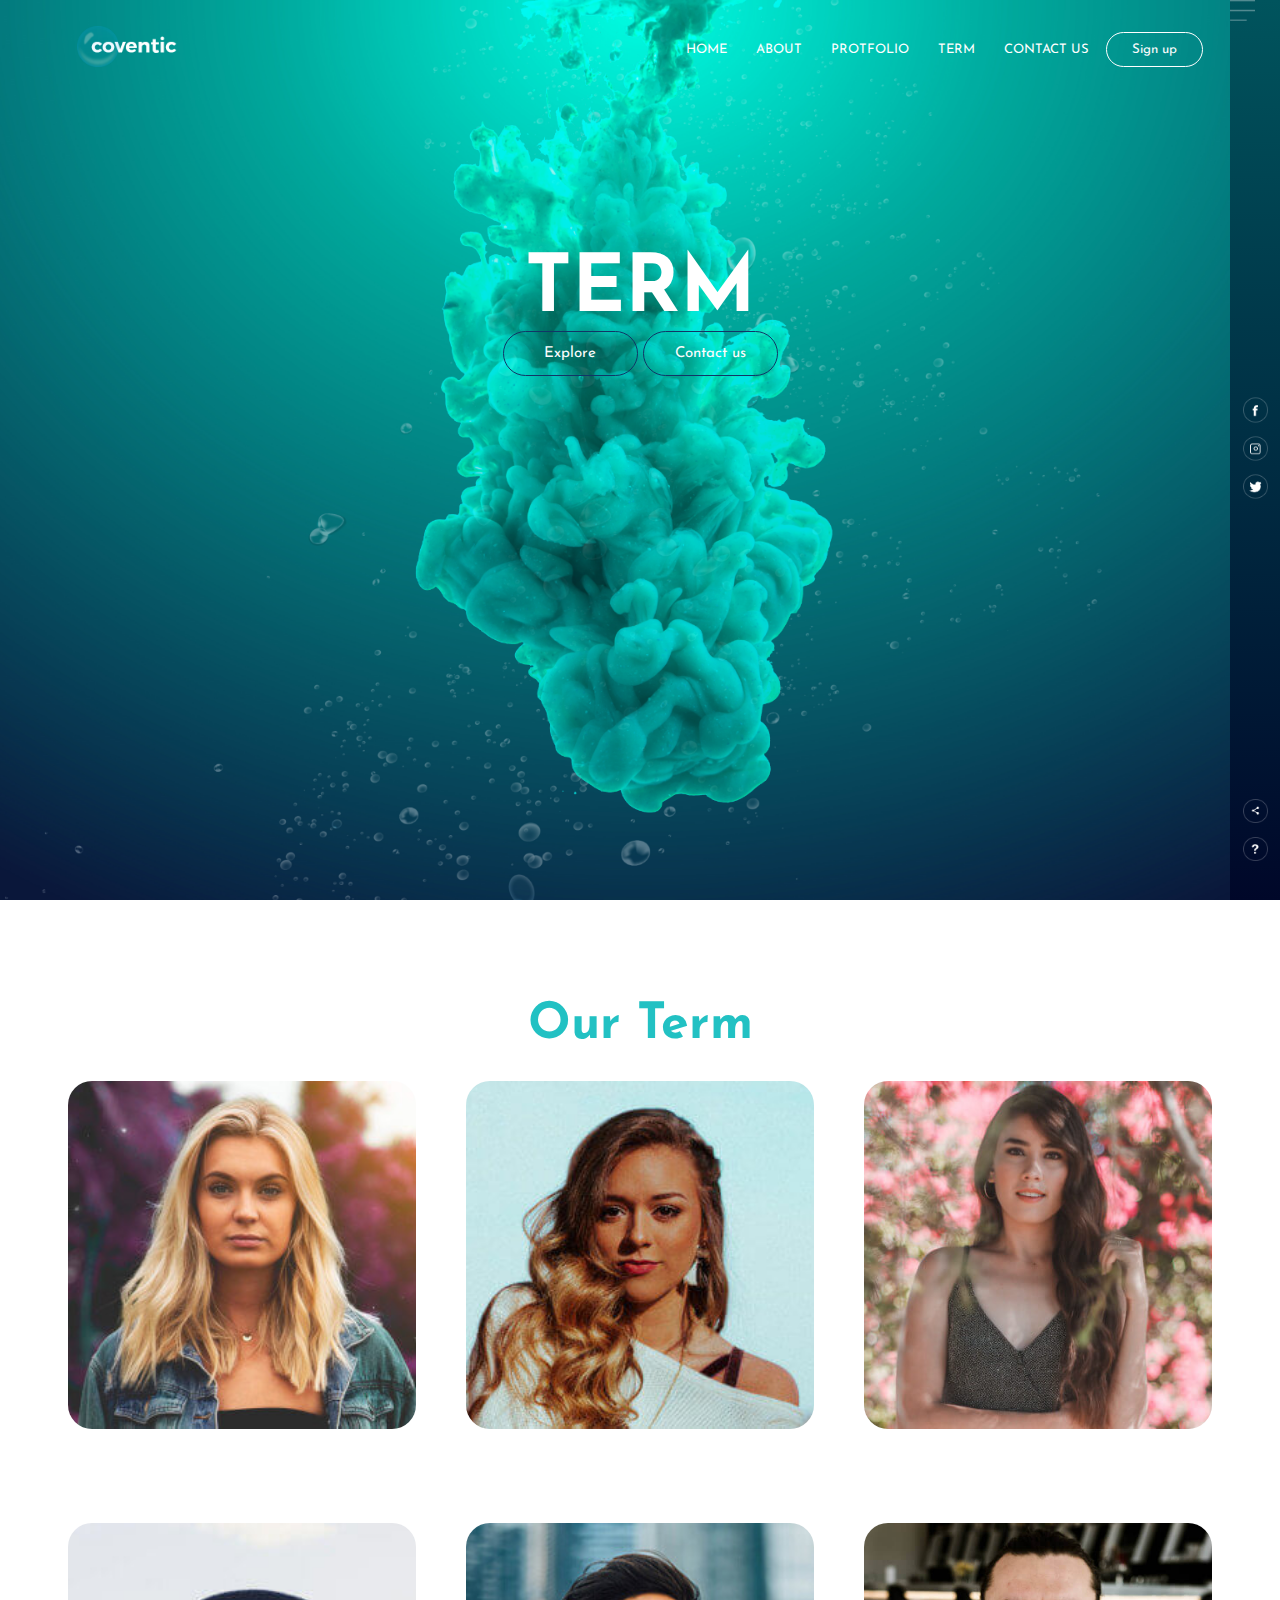
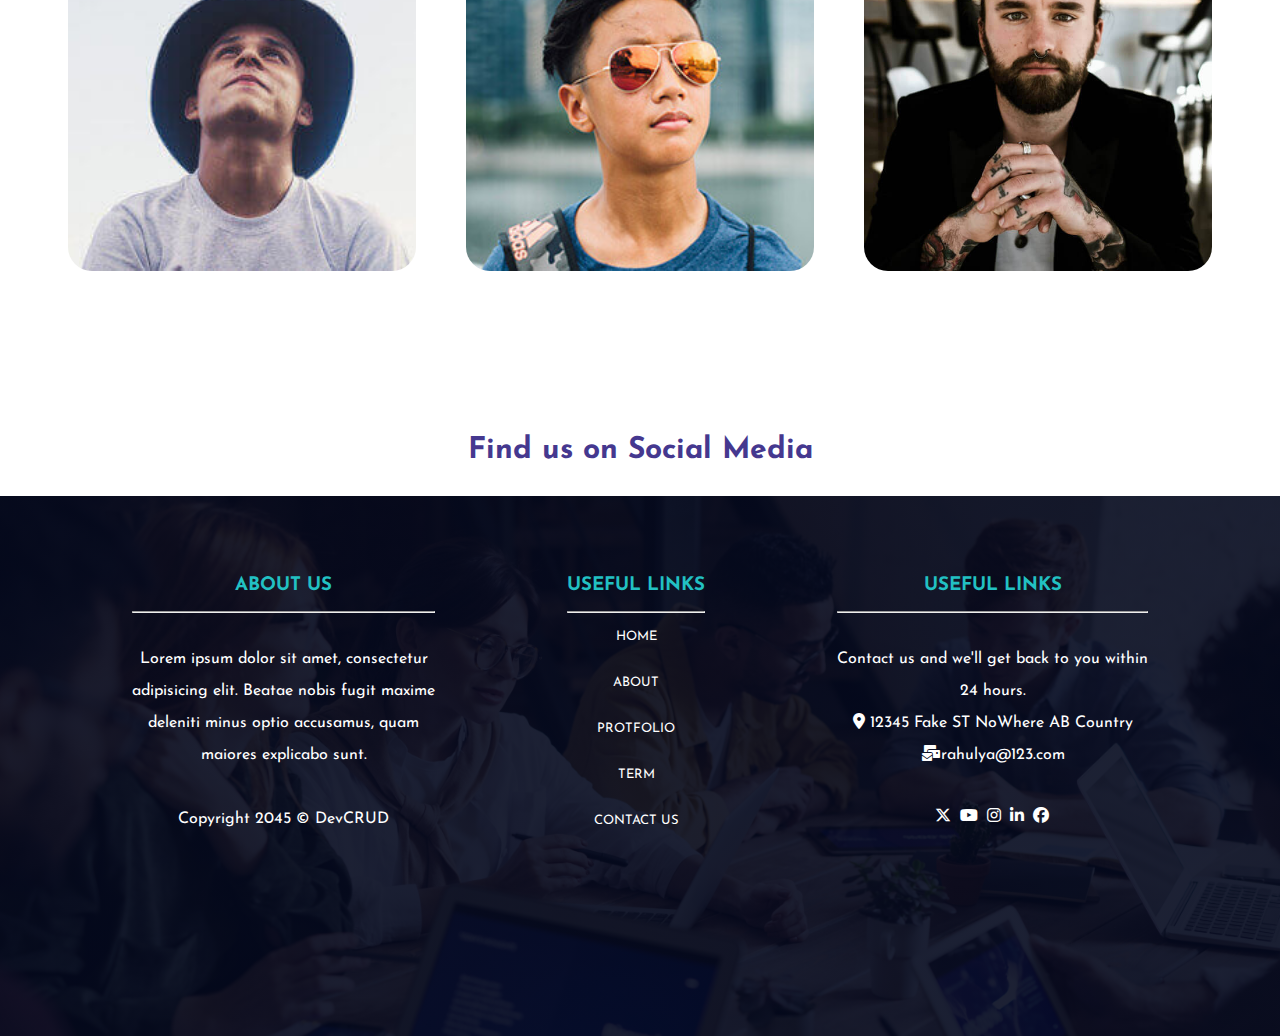
<file: Term.html>
<!DOCTYPE html>
<html>
<head>
	<meta charset="utf-8">
	<meta name="viewport" content="width=device-width, initial-scale=1">
	<link rel="stylesheet" type="text/css" href="style.css">
	<link rel="stylesheet" type="text/css" href="https://cdnjs.cloudflare.com/ajax/libs/font-awesome/6.7.1/css/all.min.css">
	<title></title>
</head>
<body>
     <section class="hero about-header">
		<nav>
			<a href="index.html"><img src="logo.png" class="logo"></a>
			<div class="nav-links" id="navLinks">
			<i class="fa-solid fa-xmark" onclick="hideMenu()"></i>
				<ul>
					<li><a href="index.html">HOME</a></li>
					<li><a href="about.html">ABOUT</a></li>
					<li><a href="Protfolio.html">PROTFOLIO</a></li>
					<li><a href="Term.html">TERM</a></li>
					<li><a href="contact.html">CONTACT US</a></li>
					<button class="btn switch">Sign up</button>
				</ul>
			</div>
			<i class="fa-solid fa-bars" onclick="showMenu()"></i>
		</nav>
		<div class="side-bar">
			<img src="menu.png" class="menu">
			<div class="social-links">
				<img src="fb.png">
				<img src="ig.png">
				<img src="tw.png">
			</div>
			<div class="useful-links">
				<img src="share.png">
				<img src="info.png">
			</div>
		</div>
           <div class="bubbles">
			<img src="bubble.png">
			<img src="bubble.png">
			<img src="bubble.png">
			<img src="bubble.png">
			<img src="bubble.png">
			<img src="bubble.png">
			<img src="bubble.png">
		</div>
		<div class="content-about">
			<h1>TERM</h1>
			<div class="div-btn">
			     <button class="btn button">Explore </button>
			     <button class="btn button ">Contact us</button>
		    </div>
		</div>
		
     </section>
                                      <!-- --------------Term-------- -->
                                            
<section class="term">
	<h1> Our Term</h1>
	<div class="term-row">
      	<div class="term-col">
      		<artical class="card-aritcal">
      			<img src="avatar-1.jpg" alt="image" class="card-image">
      			<div class="card-data">
      				<span class="card-discription">FOUNDER</span>
      				<h2 class="card-title">Matthew Davis</h2>
      				<p>Lorem ipsum dolor sit amet, consectetur adipisicing elit. Magni quos esse <br>tenetur illo qui, nostrum.</p>
      				<br>
      				<a href="#" class="card-button">Read More</a>
      			</div>
      		</artical>

      		<artical class="card-aritcal">
      			<img src="avatar-2.jpg" alt="image" class="card-image">
      			<div class="card-data">
      				<span class="card-discription">CEO</span>
      				<h2 class="card-title">Barbara Ross</h2>
      				<p>Lorem ipsum dolor sit amet, consectetur adipisicing elit. Magni quos esse <br>tenetur illo qui, nostrum.</p>
      				<br>
      				<a href="#" class="card-button">Read More</a>
      			</div>
      		</artical>

      		<artical class="card-aritcal">
      			<img src="avatar-3.jpg" alt="image" class="card-image">
      			<div class="card-data">
      				<span class="card-discription">Designer</span>
      				<h2 class="card-title">Karen Perry</h2>
      				<p>Lorem ipsum dolor sit amet, consectetur adipisicing elit. Magni quos esse <br>tenetur illo qui, nostrum.</p>
      				<br>
      				<a href="#" class="card-button">Read More</a>
      			</div>
      		</artical>
      	</div>
      	
      </div>

      <div class="term-row">
      	<div class="term-col">
      		<artical class="card-aritcal">
      			<img src="avatar-4.jpg" alt="image" class="card-image">
      			<div class="card-data">
      				<span class="card-discription">App Designer</span>
      				<h2 class="card-title">Ashley Diaz</h2>
      				<p>Lorem ipsum dolor sit amet, consectetur adipisicing elit. Magni quos esse <br>tenetur illo qui, nostrum.</p>
      				<br>
      				<a href="#" class="card-button">Read More</a>
      			</div>
      		</artical>

      		<artical class="card-aritcal">
      			<img src="avatar-5.jpg" alt="image" class="card-image">
      			<div class="card-data">
      				<span class="card-discription">Developer</span>
      				<h2 class="card-title">Edward Harris</h2>
      				<p>Lorem ipsum dolor sit amet, consectetur adipisicing elit. Magni quos esse <br>tenetur illo qui, nostrum.</p>
      				<br>
                         <a href="#" class="card-button">Read More</a>
      			</div>
      		</artical>

      		<artical class="card-aritcal">
      			<img src="avatar.jpg" alt="image" class="card-image">
      			<div class="card-data">
      				<span class="card-discription">photographer</span>
      				<h2 class="card-title">Brian Scott</h2>
      				<p>Lorem ipsum dolor sit amet, consectetur adipisicing elit. Magni quos esse <br>tenetur illo qui, nostrum.</p>
      				<br>
      				<a href="#" class="card-button">Read More</a>
      			</div>
      		</artical>
      	</div>
      	
      </div>
</section>
    
 
                       <!-- -------------------footer--------------- -->

     <section class="footer">
	     <h1>Find us on Social Media</h1>
	     <div class="footer-background">
	     	<div class="footer-about">
	     	     <h3>ABOUT US</h3>
	     	     <br>
	     	     <hr>
	     	     <p>Lorem ipsum dolor sit amet, consectetur<br> adipisicing elit. Beatae nobis fugit maxime<br> deleniti minus optio accusamus, quam<br> maiores explicabo sunt.<br><br>
	     	     Copyright 2045 © DevCRUD</p>
	         </div>
	         <div class="footer-about">
	     	     <h3>USEFUL LINKS</h3>
	     	     <br>
	     	     <hr>
	     	         <ul>
                            <li><a href="index.html">HOME</a></li>
					   <li><a href="about.html">ABOUT</a></li>
					    <li><a href="Protfolio.html">PROTFOLIO</a></li>
					    <li><a href="Term.html">TERM</a></li>
					    <li><a href="contact.html">CONTACT US</a></li>
	                    </ul>
			</div>
	           <div class="footer-about">
	     	     <h3>USEFUL LINKS</h3>
	     	     <br>
	     	     <hr>
	     	     <p>Contact us and we'll get back to you within <br>24 hours.<br><i class="fa-solid fa-location-dot"></i> 12345 Fake ST NoWhere AB Country<br>
	     	     <i class="fa-solid fa-envelopes-bulk"></i>rahulya@123.com</p>
	     	     
	     	     <p class="icon">
	     	     	<i class="fa-brands fa-x-twitter"></i>
	     	     	<i class="fa-brands fa-youtube"></i>
	     	     	<i class="fa-brands fa-instagram"></i>
	     	     	<i class="fa-brands fa-linkedin-in"></i>
	     	     	<i class="fa-brands fa-facebook"></i>
	     	     </p>
	         </div>

	     </div>
    	     
     </section>



      <script>
		
		var navLinks = document.getElementById("navLinks");
		function showMenu(){
			navLinks.style.right = "0";
        }
        function hideMenu(){
			navLinks.style.right = "-200px";
        }
	 </script>

</body>
</html>
</file>
<file: style.css>
@import url('https://fonts.googleapis.com/css2?family=Bokor&family=Funnel+Display:wght@300..800&family=Ga+Maamli&family=Gruppo&family=Host+Grotesk:ital,wght@0,300..800;1,300..800&family=Josefin+Sans:ital,wght@0,100..700;1,100..700&family=Kanit:ital,wght@0,100;0,200;0,300;0,400;0,500;0,600;0,700;0,800;0,900;1,100;1,200;1,300;1,400;1,500;1,600;1,700;1,800;1,900&family=Lobster&family=Orbitron:wght@400..900&family=Pacifico&family=Poppins:ital,wght@0,100;0,200;0,300;0,400;0,500;0,600;0,700;0,800;0,900;1,100;1,200;1,300;1,400;1,500;1,600;1,700;1,800;1,900&family=Protest+Revolution&family=Quicksand:wght@300..700&family=Raleway:ital,wght@0,100..900;1,100..900&family=Satisfy&display=swap');
*{
	margin:0;
	padding:0;
	box-sizing:border-box;
	font-family: "Josefin Sans", serif;
}
.hero{
	width:100%;
	height: 100vh;
	background-image:url("background.png");
	background-size: cover;
	background-position:center;
	position: relative;
	overflow:hidden;
}
.logo{
	width:100px;
	cursor:pointer;
}
nav{
	display:flex;
	justify-content: space-between;
	padding: 2% 6%;
	text-align: center;
}
nav img{
	width:50px;
}
.nav-links{
	flex: 1;
	text-align: right;
}
.nav-links ul li{
	display: inline-block;
	list-style: none;
	padding: 15px 12px;
	position: relative;
}
.nav-links ul li a {
	color: #fff;
	text-decoration: none;
	font-size: 13px;
}
.nav-links ul li a:hover{
	color:#123463;
	text-decoration:underline;
}
nav .fa-solid{
	display: none;
}
.btn{
	color:#fbfcfd;
	padding: 10px 25px;
	background-color:transparent ;
	border: 1px solid #fff;
	border-radius: 20px;
	cursor: pointer;
}
.button{
	width: 9em;
	height: 3em;
	font-size: 15px;
	font-family: inherit;
    border: 1px solid #123566;
	overflow: hidden;
	cursor: pointer;
	z-index:1;
	box-shadow: 6px 6px 12px #c5c5c5 -6px -6px 12px #ffffff; 
	position: relative;
	border-radius:30px;
}
.button::before{
	content:'';
	width:0;
	height:3em;
	border-radius: 30em;
	position: absolute;
	top:0;
	left: 0;
	background-image: linear-gradient(to right,#123566 0%, #62D0E3 100%);
	transition: .5s ease;
	display: block;
	z-index:-1;
}
.button:hover::before{
	width: 9em;
}
.div-btn .btn1{
	margin-left:10px;
}
.content{
	color: #fbfcfd;
	position: absolute;
	top: 50%;
	left:8%;
	transform: translateY(-50%);
	z-index:1;
}
.content h1{
	font-size:80px;
	margin: 10px 0 30px;
	line-height:80px;
	
}
.content h2{
	padding-left: 10px;
}
.side-bar{
	width:50px;
	height:100vh;
	background: linear-gradient(#00545d, #000729);
	position: absolute;
	right: 0;
	top:0;
}
.menu{
	display: block;
	width:25px;
	margin:40pa auto 0;
	cursor: pointer;
}
.social-links img,.useful-links img{
	width: 25px;
	margin: 5px auto;
	cursor: pointer;
}
.social-links{
	width:50px;
	text-align:center;
	position:absolute;
	top: 50%;
	transform: translateY(-50%);
}
.useful-links{
	width:50px;
	text-align:center;
	position:absolute;
	bottom:30px;
}
.bubbles img{
	width:50px;
	animation: bubble 7s linear infinite;
}
.bubbles{
	width: 100%;
	display:flex;
	justify-content:space-around;
	position:absolute;
	bottom:-60px;
	align-items: center;
}

@keyframes bubble{
    0%{
    	transform: translateY(0);
    	opacity:0;
    }
    50%{
    	opacity:1;
    }
    70%{
    	opacity:1;
    }
    100%{
    	transform: translateY(-80vh);
    	opacity:0;
    }
}
.bubbles img:nth-child(1){
	animation-delay:2s;
	width: 25px;
}
.bubbles img:nth-child(2){
	animation-delay:1s;
}
.bubbles img:nth-child(3){
	animation-delay:3s;
	width:25px;
}
.bubbles img:nth-child(4){
	animation-delay:4.5s;
}
.bubbles img:nth-child(5){
	animation-delay:3s;
}
.bubbles img:nth-child(6){
	animation-delay:6s;
	width:20px;
}
.bubbles img:nth-child(7){
	animation-delay:7s;
	width:35px;
}
.content-about h1{
	    margin-top:12%;
		font-size:80px;
		font-weight:900;
		color:white;
	}
@media(max-width:700px){
	.nav-links ul li{
		display: block;
	}
	.nav-links{
		position: fixed;
		top: 0;
		right:-200px;
        background: rgb(34,193,195);
        background: linear-gradient(0deg, rgba(34,193,195,1) 0%, rgba(69,56,143,1) 100%);
		height: 100vh;
		width:200px;
		text-align: left;
		z-index:2;
		transition:1s;
	}
	nav .fa-solid{
		display: block;
		color:#fff;
		margin: 10px;
		font-size:22px;
		cursor: pointer;
	}
	.nav-link ul{
		padding: 30px;
	}
	.side-bar{
		display:none;
	}
	.content-about h1{
		margin-top:55%;
		font-size:50px;
		font-weight:900;
		color:white;
	}
}
                                    /*course*/
.course{
	width:80%;
	margin:auto;
	text-align: center;
	padding-top	:100px;
}
.course h1{
	font-size: 36px;
	font-weight: 600;
	font-family: "Josefin Sans", serif;
	color: rgba(69,56,143,1);
}
.course p{
	color:#fff;
	font-size: 14px;
	font-weight:300;
	line-height:22px;
	padding: 10px;
}
.row{
	margin-top: 5%;
	display:flex;
	justify-content: space-between;
}
.course-col{
	flex-basis:31%;
    background: rgb(34,193,195);
    background: linear-gradient(0deg, rgba(34,193,195,1) 0%, rgba(69,56,143,1) 100%);
	border-radius: 10px;
	margin-bottom:15%;
	padding:20px 12px;
	transition: 0.5s;
	box-shadow: 1px 0 20px 0px rgba(34,193,195,1);
}
.course h3{
	text-align: center;
	font-weight: 600;
	margin: 10px 0;
}
.course-col:hover
{
	transform: translateY(-60px);
	cursor: pointer;
}
@media(max-width:700px){
	.row{
		flex-direction: column;
       }
	.course p{
	font-size:15px;
     }
}
/*                                   ---------------footer-------------*/
.footer{
	margin-top: 100px;
	text-align: center;
	color:#fff;
}
.footer-background{
	min-height:60vh;
	width: 100%;
	background-image: linear-gradient(rgba(4, 9, 30, 0.9) , rgba(4, 9, 30, 0.9)), 
	url("footer.jpg");
	margin:auto;
	background-size:cover;
	display: flex;
	justify-content: space-evenly;
}
.footer h1{
    
    margin-bottom: 30px;
    font-weight: 900;
    font-size: 30px;
	color: rgba(69,56,143,1);
}
.footer-about{
	margin-top:80px;
}
.footer-about p{
	padding-top:30px;
	line-height:2;
}
.footer-about ul li{
	list-style: none;
	padding: 15px 12px;
	position: relative;
}
.footer-about h3{
	color:rgba(34,193,195,1) ;
}

.footer-about ul li a {
	color: #fff;
	text-decoration: none;
	font-size: 13px;
}
.footer-about .icon {
	letter-spacing: 2px;
}

@media(max-width:700px){
	.footer-background{
		flex-direction: column;
	}
	.footer-about p{
		font-size:18px;
     }
}
/*                                                   ------------about us------*/

.about-header{
	text-align: center;
}
.about-us{
	width:80%;
	margin:auto;
	padding: 80px 0px 50px 0px;
}
.about-col{
	flex-basis:48%;
	padding: 30px 2px;
}
.about-col img{
	width:100%;
	overflow: hidden;
	border-radius: 0.5rem;
	box-shadow: 0 4px 25px rgb(34,193,195);
	transition: 1s;
    cursor: pointer;
 }
.about-col h1{
	padding-top:0;
	color:rgb(34,193,195) ;
}
.about-col p{
	padding: 15px 0px 25px;
}
.switch-btn{
	color:#f44336;
	background-color:transparent;
	border:1px solid #f44336;
}
.switch-btn:hover{
	color:#fff;
}
.about-col img:hover{
  transform: scale(1.1);
}
.btn1 button{
	color:#fff;
}
/*                                                 ------------we see----------*/

.we-see{
	min-height:60vh;
	width: 100%;
	background-image: linear-gradient(rgba(4, 9, 30, 0.9) , rgba(4, 9, 30, 0.9)), 
	url("we.jpg");
	margin:30px 0px;
	background-size:cover;
	background-position: center;
	background-attachment: fixed;
	display: flex;
	justify-content: space-evenly;
	flex-wrap: wrap;
}
.we-circle{
	height:200px;
	width:200px;
	border-radius: 50%;
	border:3px solid rgb(34,193,195);
	background: rgb(34,193,195);
    background: linear-gradient(0deg, rgba(34,193,195,1) 0%, rgba(69,56,143,1) 100%);
	margin-top:100px;
	text-align: center;
	line-height: 200px;
	margin-bottom:50px;
}
.we-circle:hover{
	background: transparent;
	color: white;
}
/*                                          ---------------protfolio--------------*/
.protfolio{
	width:80%;
	margin:auto;
	text-align: center;
	padding-top: 50px;
}
.protfolio-col{
	flex-basis: 32%;
	border-radius: 10px;
	margin-bottom: 30px;
	position: relative;
	overflow:hidden;
}
.protfolio img{
	width:100%;
	height:500px;
	display: block;
   background-size:400px;
	background-repeat: no-repeat;
	text-align: center;
}

.layer{
	background:transparent;
	width:100%;
	height:100%;
	position:absolute;
	top:0;
	right:0;
	transition: 0.5s;
}
.layer:hover{
	background: rgba(237, 0, 49, .7);
}
.layer h3{
	width: 100%;
	font-weight: 500;
	color:#fff;
	font-size: 26px;
	position: absolute;
	bottom: 0;
	left:50%;
	transform:translateX(-50%);
	opacity:0;
	transition:0.5s;
}
.layer:hover h3{
	bottom: 49%;
	opacity: 1;
}
.protfolio h1{
	font-size:50px;
    font-weight: 900;
    color:rgba(34,193,195,1);
    padding-bottom: 20px;

}
/*                                                   --------------term--------------*/
.term{
	width:100%;
	text-align: center;
	margin-top: 100px;
}
.term h1{
	font-size:50px;
	color:rgba(34,193,195,1);
}

.term-row{
	justify-content: center	;
	margin-inline: 1.5rem;
	padding-block: 30px;
	display: flex;
}
.term-col{
	display: flex;
	flex-wrap: wrap;
	row-gap: 50px;
	column-gap:50px; 
}
.card-aritcal{
	position: relative;
	overflow:hidden;
}
.card-image{
	width:328px;
	border-radius: 1.5rem;
}
.card-data{
    width: 280px;
    background: rgb(34,193,195);
    background: linear-gradient(0deg, rgba(34,193,195,1) 0%, rgba(69,56,143,1) 100%);
	padding: 1.5rem 2rem;
	box-shadow: 0 8px 24px hsla(0, 0%, 0%, .15);
	border-radius: 1rem;
	position: absolute;
	bottom: -9rem;
	left:0;
	right: 0;
	margin-inline: auto;
	opacity:0;
    transition:opacity 1s 1s ;
}
.card-discription{
	display:block;
	font-size:15px;
	margin-bottom: .25rem;
	color:red;
}
.card-title{
	font-size: var(--h2-font-size);
	font-weight:700;
	color:var(--title-color);
	margin-bottom: .75rem;
}
.card-button{
	text-decoration: none;
	font-size: var(--small-font-size);
	font-weight: 500;
	color:blue;
}
.card-button:hover{
	text-decoration: underlinex;
}
.card-aritcal:hover .card-data{
	animation: show-data 1s forwards;
	opacity:1;
	transition:opacity .3s;
}
.card-aritcal:hover{
	animation: remove-overflow 2s forwards;
}
.card-aritcal:not(:hover){
	animation: show-overflow 2s forwards;
}
.card-aritcal:not(:hover).card-data{
	animation:remove-data 1s forwards;
}


@keyframes show-data{
	50%{
		transform: translateY(-10rem);
	}
	100%{
		transform: translateY(-7rem);
	}
}
@keyframes remove-overflow{
	to{
		overflow: initial;
	}
}
@keyframes remove-data {
	0%{
		transform: translateY(-7rem);
	}
	50%{
		transform: translateY(-10rem);
	}
	100%{
		transform: translateY(.5rem);
	}
}

@keyframes show-overflow {
	0%{
		overflow: initial;
		pointer-events:none;
	}
	50%{
		overflow:hidden;
	}
 }

 @media screen and (max-width:340px){
 	.term-row{
 		margin-inline: 1rem;
 	}
    .card-data{
    	width:250px;
    	padding:1rem;
    }
 }
 @media screen and (min-width:768px){
 	.term-col{
 		row-gap:10px;
 		margin-bottom: 30px;
 	}
}
 @media screen and (min-width:1120px){
 	.card-image{
 		width:348px;
 	}
 	.card-data{
 		width:316px;
 		padding-inline: 2.5rem;
 	}

 }
/*                                         -------------testimonials-----------------*/
.testimonials{
	width:80%;
	margin: auto;
	padding-top:100px;
	text-align: center;
}
.testimonials-col{
	flex-basis:44%;
	border-radius:10px;
	margin-bottom: 5%;
	text-align:left;
	background:#C6FCFF;
	padding:25px;
	cursor: pointer;
	display: flex;
}
.testimonials-col img{
	height:50px;
	margin:0px 30px 0px 5px;
	border-radius: 50%;
}
.testimonials-col p{
	padding:0;
}
.testimonials-col h3{
	text-align: left;
}
.testimonials-col .fa-star{
	color: #f44336;
}
.testimonials-col .fa-regular{
	color: #f44336;
}
.testimonials h1{
	font-size: 50px;
	font-weight: 900;
	padding-bottom:20px;
	color:rgba(34,193,195,1);
}
@media(max-width:700px){
	.testimonials-col img{
	margin:0px 30px 0px 0px;
}
}
/*                                         ---------contact us--------------*/

.contact-us{
	width:80%;
	margin:auto;
}
.contact-col{
	flex-basis: 48%;
    margin-bottom:30px;
}
.contact-col div{
	display: flex;
	align-items: center;
	margin-bottom: 40px;
}
.contact-col div .fa-solid{
	font-size:28px;
	color: #f44336;
	margin: 10px;
	margin-right:30px;
}
.contact-col div .fa-solid{
	font-size:28px;
	color: #f44336;
	margin: 10px;
	margin-right:30px;
}
.contact-col div .fa-regular{
	font-size:28px;
	color: #f44336;
	margin: 10px;
	margin-right:30px;
}
.contact-col div p{
	padding:0;
}
.contact-col div h5{
	font-size: 20px;
	margin-bottom: 5px;
	color: #555;
	font-weight: 400;
}
.contact-col input, .contact-col textarea{
	width:100%;
	padding:15px;
	margin-bottom: 17px;
	outline: none;
	border:1px solid #ccc;
}
</file>
